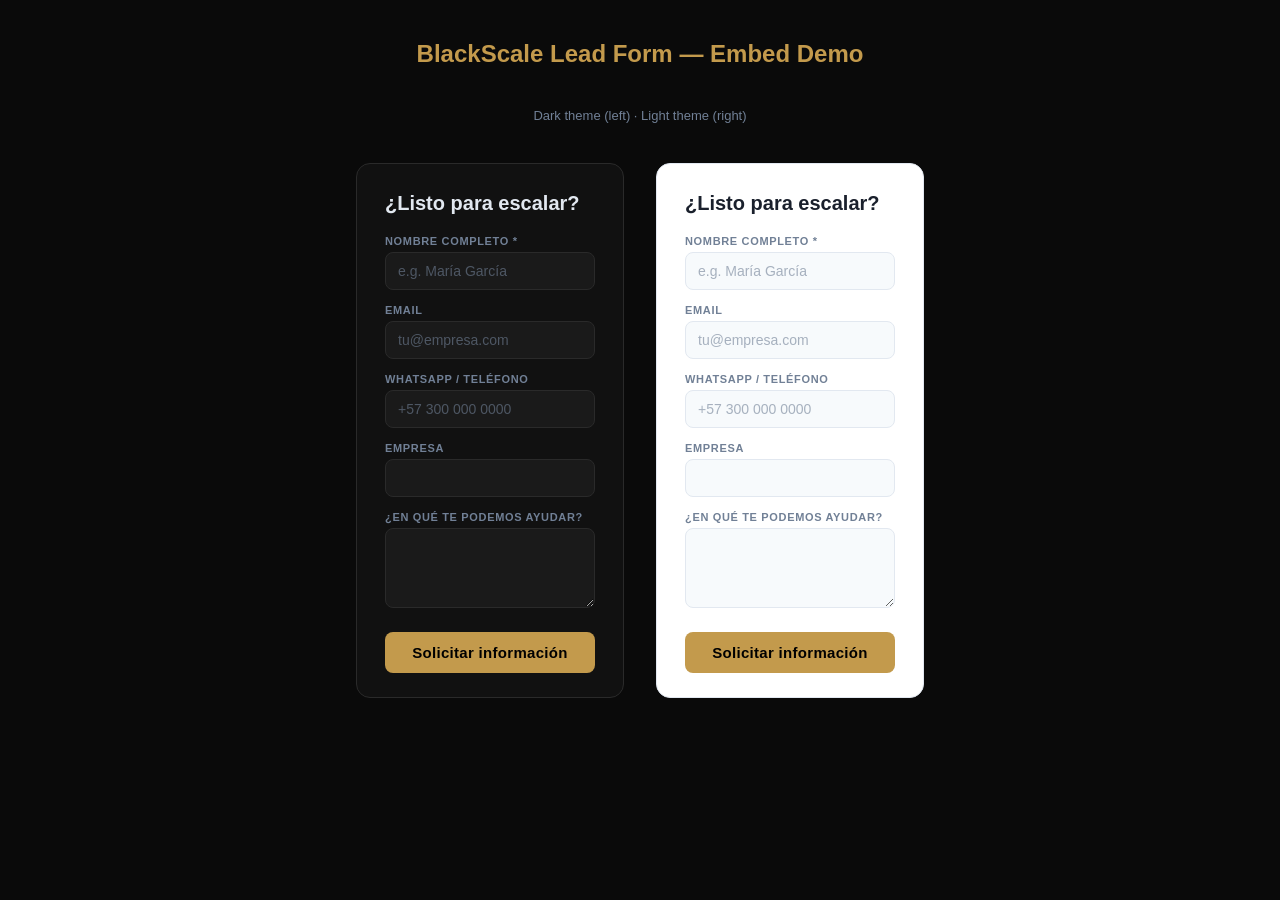
<file: public/embed/demo.html>
<!DOCTYPE html>
<html lang="es">
<head>
  <meta charset="UTF-8">
  <meta name="viewport" content="width=device-width, initial-scale=1.0">
  <title>BlackScale Lead Form — Demo</title>
  <style>
    body { margin: 0; padding: 40px 20px; background: #0a0a0a; display: flex; flex-direction: column; align-items: center; gap: 40px; }
    h2 { color: #C39A4C; font-family: sans-serif; margin: 0; }
    p  { color: #718096; font-family: sans-serif; margin: 0; font-size: 13px; }
    .col { display: flex; gap: 32px; flex-wrap: wrap; justify-content: center; }
  </style>
</head>
<body>
  <h2>BlackScale Lead Form — Embed Demo</h2>
  <p>Dark theme (left) · Light theme (right)</p>

  <div class="col">
    <!-- Dark form -->
    <div id="form-dark"></div>

    <!-- Light form -->
    <div id="form-light"></div>
  </div>

  <!-- Dark widget -->
  <script
    src="./bs-lead-form.js"
    data-target="form-dark"
    data-source="demo-dark"
    data-theme="dark"
    data-lang="es"
  ></script>

  <!-- Light widget (re-use same script, second call mounts to a different target) -->
  <script>
    // Inline second mount for the demo (normally you'd only include one form per page)
    window.addEventListener('DOMContentLoaded', function() {
      var s = document.createElement('script');
      s.setAttribute('data-target',  'form-light');
      s.setAttribute('data-source',  'demo-light');
      s.setAttribute('data-theme',   'light');
      s.setAttribute('data-lang',    'es');
      s.src = './bs-lead-form.js';
      document.body.appendChild(s);
    });
  </script>
</body>
</html>
</file>
